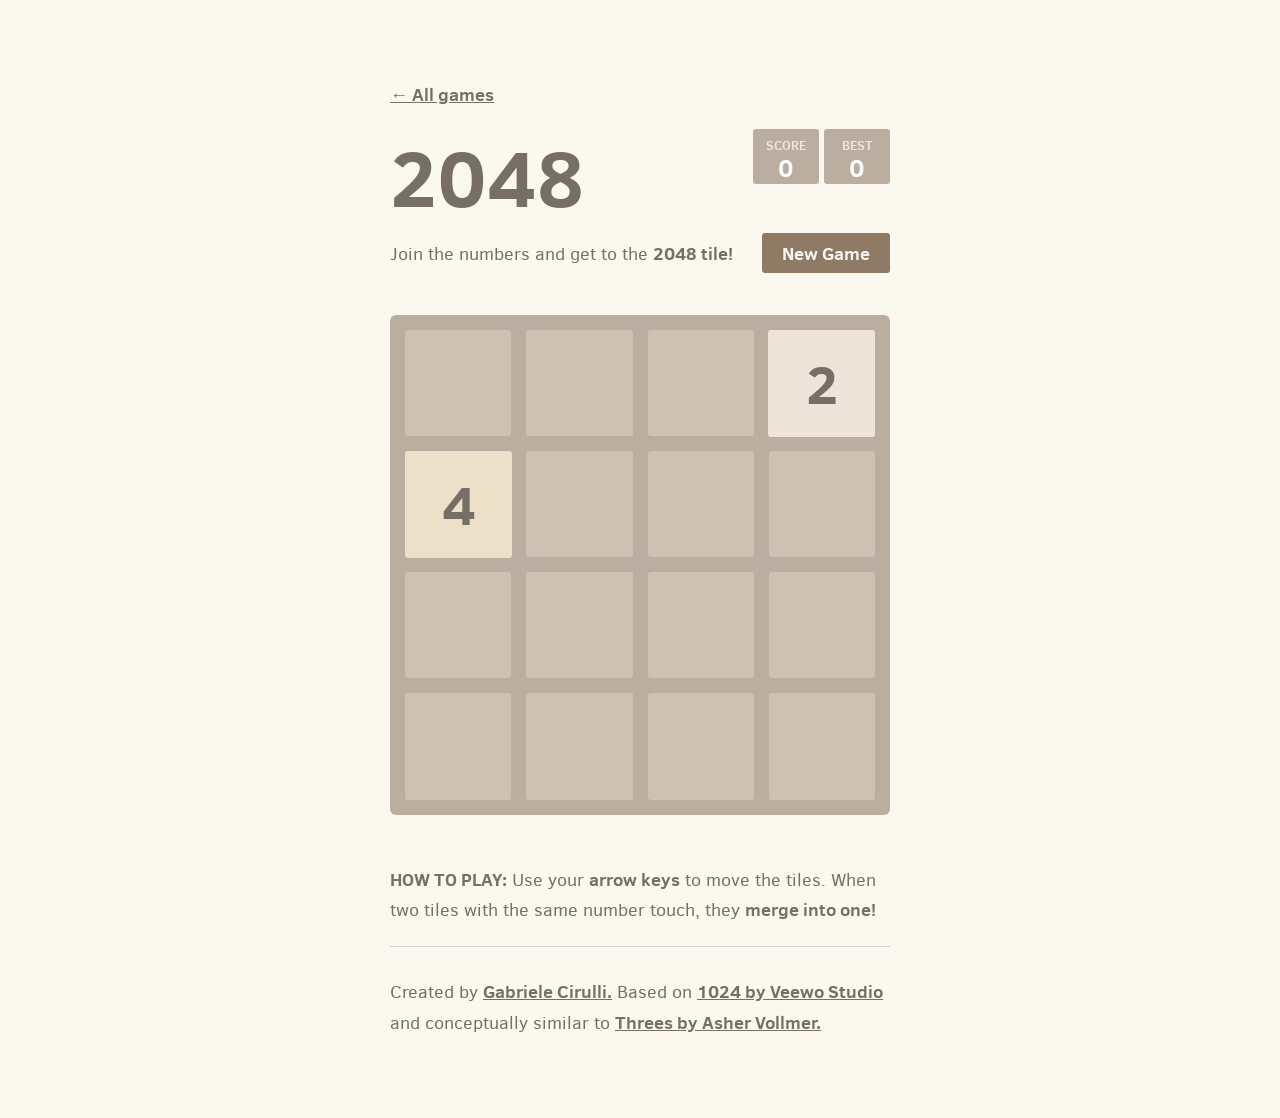
<file: public/games/2048/index.html>
<!DOCTYPE html>
<html lang="en">
<head>
  <meta charset="utf-8">
  <title>2048</title>

  <link href="style/main.css" rel="stylesheet" type="text/css">
  <link rel="shortcut icon" href="favicon.ico">
  <link rel="apple-touch-icon" href="meta/apple-touch-icon.png">
  <link rel="apple-touch-startup-image" href="meta/apple-touch-startup-image-640x1096.png" media="(device-width: 320px) and (device-height: 568px) and (-webkit-device-pixel-ratio: 2)"> <!-- iPhone 5+ -->
  <link rel="apple-touch-startup-image" href="meta/apple-touch-startup-image-640x920.png"  media="(device-width: 320px) and (device-height: 480px) and (-webkit-device-pixel-ratio: 2)"> <!-- iPhone, retina -->
  <meta name="apple-mobile-web-app-capable" content="yes">
  <meta name="apple-mobile-web-app-status-bar-style" content="black">

  <meta name="HandheldFriendly" content="True">
  <meta name="MobileOptimized" content="320">
  <meta name="viewport" content="width=device-width, target-densitydpi=160dpi, initial-scale=1.0, maximum-scale=1, user-scalable=no, minimal-ui">
</head>
<body>
  <div class="container">
    <p><a href="/games">&larr; All games</a></p>
    <div class="heading">
      <h1 class="title">2048</h1>
      <div class="scores-container">
        <div class="score-container">0</div>
        <div class="best-container">0</div>
      </div>
    </div>

    <div class="above-game">
      <p class="game-intro">Join the numbers and get to the <strong>2048 tile!</strong></p>
      <a class="restart-button">New Game</a>
    </div>

    <div class="game-container">
      <div class="game-message">
        <p></p>
        <div class="lower">
	        <a class="keep-playing-button">Keep going</a>
          <a class="retry-button">Try again</a>
        </div>
      </div>

      <div class="grid-container">
        <div class="grid-row">
          <div class="grid-cell"></div>
          <div class="grid-cell"></div>
          <div class="grid-cell"></div>
          <div class="grid-cell"></div>
        </div>
        <div class="grid-row">
          <div class="grid-cell"></div>
          <div class="grid-cell"></div>
          <div class="grid-cell"></div>
          <div class="grid-cell"></div>
        </div>
        <div class="grid-row">
          <div class="grid-cell"></div>
          <div class="grid-cell"></div>
          <div class="grid-cell"></div>
          <div class="grid-cell"></div>
        </div>
        <div class="grid-row">
          <div class="grid-cell"></div>
          <div class="grid-cell"></div>
          <div class="grid-cell"></div>
          <div class="grid-cell"></div>
        </div>
      </div>

      <div class="tile-container">

      </div>
    </div>

    <p class="game-explanation">
      <strong class="important">How to play:</strong> Use your <strong>arrow keys</strong> to move the tiles. When two tiles with the same number touch, they <strong>merge into one!</strong>
    </p>
    <hr>
    <p>
    Created by <a href="http://gabrielecirulli.com" target="_blank">Gabriele Cirulli.</a> Based on <a href="https://itunes.apple.com/us/app/1024!/id823499224" target="_blank">1024 by Veewo Studio</a> and conceptually similar to <a href="http://asherv.com/threes/" target="_blank">Threes by Asher Vollmer.</a>
    </p>
  </div>

  <script src="js/bind_polyfill.js"></script>
  <script src="js/classlist_polyfill.js"></script>
  <script src="js/animframe_polyfill.js"></script>
  <script src="js/keyboard_input_manager.js"></script>
  <script src="js/html_actuator.js"></script>
  <script src="js/grid.js"></script>
  <script src="js/tile.js"></script>
  <script src="js/local_storage_manager.js"></script>
  <script src="js/game_manager.js"></script>
  <script src="js/application.js"></script>
</body>
</html>
</file>
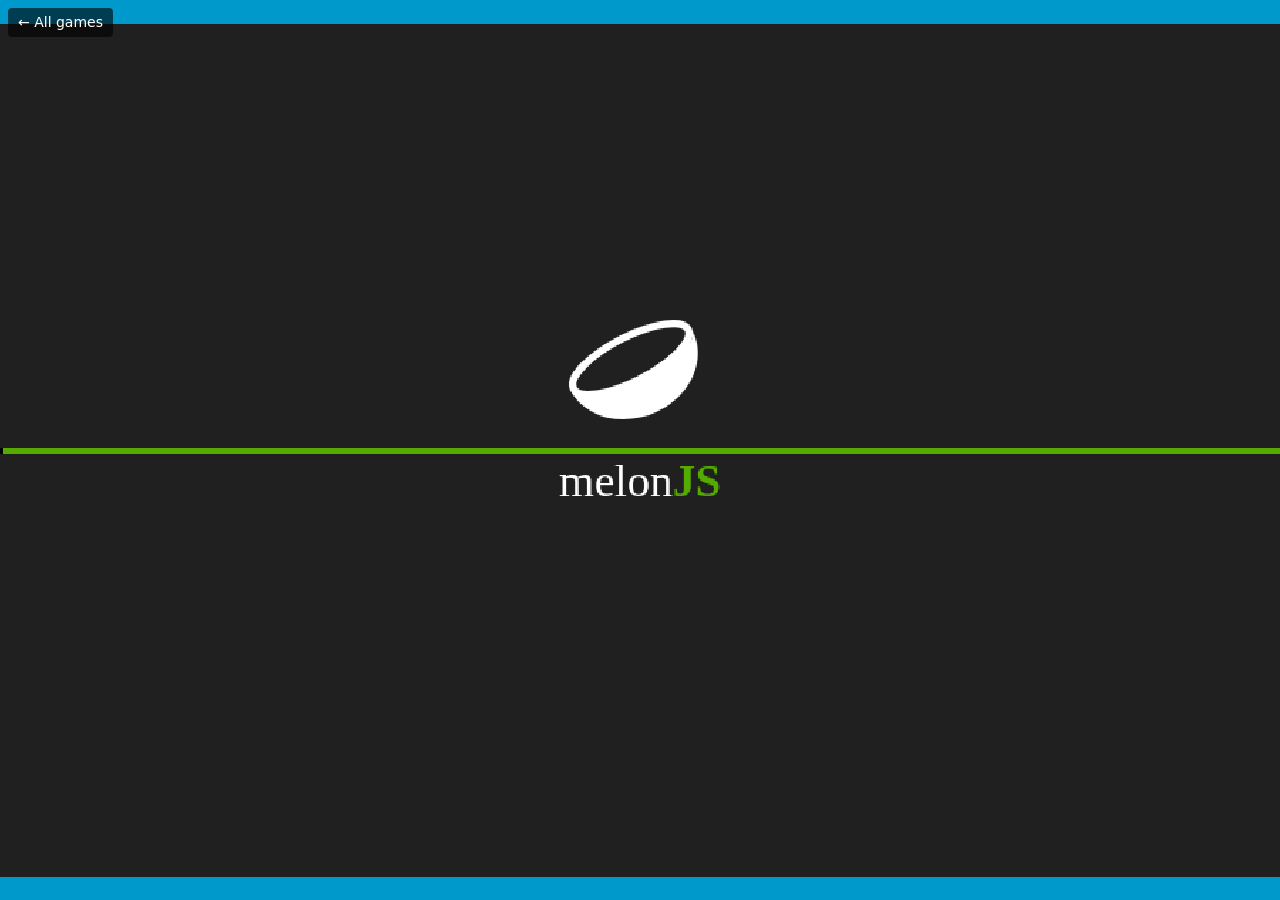
<file: public/games/clumsy-bird/index.html>
<!DOCTYPE HTML>
<html lang="en">
    <head>
        <meta charset="UTF-8" />
        <title>Clumsy Bird</title>
        <link rel="apple-touch-icon-precomposed" href="data/img/touch-icon-iphone.png"/>
        <link rel="apple-touch-icon-precomposed" sizes="120x120" href="data/img/touch-icon-iphone-retina.png"/>
        <link rel="shortcut icon" href="data/img/favicon.ico">
        <link rel="stylesheet" type="text/css" media="screen" href="index.css">
        <meta id="viewport" name="viewport" content="width=device-width, initial-scale=1, maximum-scale=1, user-scalable=no">
        <meta name="apple-mobile-web-app-capable" content="yes">
        <meta name="apple-mobile-web-app-status-bar-style" content="black">
        <meta name="apple-mobile-web-app-title" content="Clumsy Bird">
        <!-- Clumsy Bird by Ellison Leão, GPL-3.0 (LICENSE.md). Source: https://github.com/ellisonleao/clumsy-bird -->
    </head>

    <body>
        <a class="back" href="/games">&larr; All games</a>
        <!-- Canvas placeholder -->
        <div id="screen"></div>

        <!-- melonJS Library -->
        <script type="text/javascript" src="js/melonJS-min.js" ></script>
        <script type="text/javascript" src="build/clumsy-min.js" ></script>
        <script type="text/javascript" src="start.js" ></script>
    </body>
</html>
</file>
<file: public/games/2048/style/main.css>
@import url(fonts/clear-sans.css);
html, body {
  margin: 0;
  padding: 0;
  background: #faf8ef;
  color: #776e65;
  font-family: "Clear Sans", "Helvetica Neue", Arial, sans-serif;
  font-size: 18px; }

body {
  margin: 80px 0; }

.heading:after {
  content: "";
  display: block;
  clear: both; }

h1.title {
  font-size: 80px;
  font-weight: bold;
  margin: 0;
  display: block;
  float: left; }

@-webkit-keyframes move-up {
  0% {
    top: 25px;
    opacity: 1; }

  100% {
    top: -50px;
    opacity: 0; } }
@-moz-keyframes move-up {
  0% {
    top: 25px;
    opacity: 1; }

  100% {
    top: -50px;
    opacity: 0; } }
@keyframes move-up {
  0% {
    top: 25px;
    opacity: 1; }

  100% {
    top: -50px;
    opacity: 0; } }
.scores-container {
  float: right;
  text-align: right; }

.score-container, .best-container {
  position: relative;
  display: inline-block;
  background: #bbada0;
  padding: 15px 25px;
  font-size: 25px;
  height: 25px;
  line-height: 47px;
  font-weight: bold;
  border-radius: 3px;
  color: white;
  margin-top: 8px;
  text-align: center; }
  .score-container:after, .best-container:after {
    position: absolute;
    width: 100%;
    top: 10px;
    left: 0;
    text-transform: uppercase;
    font-size: 13px;
    line-height: 13px;
    text-align: center;
    color: #eee4da; }
  .score-container .score-addition, .best-container .score-addition {
    position: absolute;
    right: 30px;
    color: red;
    font-size: 25px;
    line-height: 25px;
    font-weight: bold;
    color: rgba(119, 110, 101, 0.9);
    z-index: 100;
    -webkit-animation: move-up 600ms ease-in;
    -moz-animation: move-up 600ms ease-in;
    animation: move-up 600ms ease-in;
    -webkit-animation-fill-mode: both;
    -moz-animation-fill-mode: both;
    animation-fill-mode: both; }

.score-container:after {
  content: "Score"; }

.best-container:after {
  content: "Best"; }

p {
  margin-top: 0;
  margin-bottom: 10px;
  line-height: 1.65; }

a {
  color: #776e65;
  font-weight: bold;
  text-decoration: underline;
  cursor: pointer; }

strong.important {
  text-transform: uppercase; }

hr {
  border: none;
  border-bottom: 1px solid #d8d4d0;
  margin-top: 20px;
  margin-bottom: 30px; }

.container {
  width: 500px;
  margin: 0 auto; }

@-webkit-keyframes fade-in {
  0% {
    opacity: 0; }

  100% {
    opacity: 1; } }
@-moz-keyframes fade-in {
  0% {
    opacity: 0; }

  100% {
    opacity: 1; } }
@keyframes fade-in {
  0% {
    opacity: 0; }

  100% {
    opacity: 1; } }
.game-container {
  margin-top: 40px;
  position: relative;
  padding: 15px;
  cursor: default;
  -webkit-touch-callout: none;
  -ms-touch-callout: none;
  -webkit-user-select: none;
  -moz-user-select: none;
  -ms-user-select: none;
  -ms-touch-action: none;
  touch-action: none;
  background: #bbada0;
  border-radius: 6px;
  width: 500px;
  height: 500px;
  -webkit-box-sizing: border-box;
  -moz-box-sizing: border-box;
  box-sizing: border-box; }
  .game-container .game-message {
    display: none;
    position: absolute;
    top: 0;
    right: 0;
    bottom: 0;
    left: 0;
    background: rgba(238, 228, 218, 0.5);
    z-index: 100;
    text-align: center;
    -webkit-animation: fade-in 800ms ease 1200ms;
    -moz-animation: fade-in 800ms ease 1200ms;
    animation: fade-in 800ms ease 1200ms;
    -webkit-animation-fill-mode: both;
    -moz-animation-fill-mode: both;
    animation-fill-mode: both; }
    .game-container .game-message p {
      font-size: 60px;
      font-weight: bold;
      height: 60px;
      line-height: 60px;
      margin-top: 222px; }
    .game-container .game-message .lower {
      display: block;
      margin-top: 59px; }
    .game-container .game-message a {
      display: inline-block;
      background: #8f7a66;
      border-radius: 3px;
      padding: 0 20px;
      text-decoration: none;
      color: #f9f6f2;
      height: 40px;
      line-height: 42px;
      margin-left: 9px; }
      .game-container .game-message a.keep-playing-button {
        display: none; }
    .game-container .game-message.game-won {
      background: rgba(237, 194, 46, 0.5);
      color: #f9f6f2; }
      .game-container .game-message.game-won a.keep-playing-button {
        display: inline-block; }
    .game-container .game-message.game-won, .game-container .game-message.game-over {
      display: block; }

.grid-container {
  position: absolute;
  z-index: 1; }

.grid-row {
  margin-bottom: 15px; }
  .grid-row:last-child {
    margin-bottom: 0; }
  .grid-row:after {
    content: "";
    display: block;
    clear: both; }

.grid-cell {
  width: 106.25px;
  height: 106.25px;
  margin-right: 15px;
  float: left;
  border-radius: 3px;
  background: rgba(238, 228, 218, 0.35); }
  .grid-cell:last-child {
    margin-right: 0; }

.tile-container {
  position: absolute;
  z-index: 2; }

.tile, .tile .tile-inner {
  width: 107px;
  height: 107px;
  line-height: 107px; }
.tile.tile-position-1-1 {
  -webkit-transform: translate(0px, 0px);
  -moz-transform: translate(0px, 0px);
  -ms-transform: translate(0px, 0px);
  transform: translate(0px, 0px); }
.tile.tile-position-1-2 {
  -webkit-transform: translate(0px, 121px);
  -moz-transform: translate(0px, 121px);
  -ms-transform: translate(0px, 121px);
  transform: translate(0px, 121px); }
.tile.tile-position-1-3 {
  -webkit-transform: translate(0px, 242px);
  -moz-transform: translate(0px, 242px);
  -ms-transform: translate(0px, 242px);
  transform: translate(0px, 242px); }
.tile.tile-position-1-4 {
  -webkit-transform: translate(0px, 363px);
  -moz-transform: translate(0px, 363px);
  -ms-transform: translate(0px, 363px);
  transform: translate(0px, 363px); }
.tile.tile-position-2-1 {
  -webkit-transform: translate(121px, 0px);
  -moz-transform: translate(121px, 0px);
  -ms-transform: translate(121px, 0px);
  transform: translate(121px, 0px); }
.tile.tile-position-2-2 {
  -webkit-transform: translate(121px, 121px);
  -moz-transform: translate(121px, 121px);
  -ms-transform: translate(121px, 121px);
  transform: translate(121px, 121px); }
.tile.tile-position-2-3 {
  -webkit-transform: translate(121px, 242px);
  -moz-transform: translate(121px, 242px);
  -ms-transform: translate(121px, 242px);
  transform: translate(121px, 242px); }
.tile.tile-position-2-4 {
  -webkit-transform: translate(121px, 363px);
  -moz-transform: translate(121px, 363px);
  -ms-transform: translate(121px, 363px);
  transform: translate(121px, 363px); }
.tile.tile-position-3-1 {
  -webkit-transform: translate(242px, 0px);
  -moz-transform: translate(242px, 0px);
  -ms-transform: translate(242px, 0px);
  transform: translate(242px, 0px); }
.tile.tile-position-3-2 {
  -webkit-transform: translate(242px, 121px);
  -moz-transform: translate(242px, 121px);
  -ms-transform: translate(242px, 121px);
  transform: translate(242px, 121px); }
.tile.tile-position-3-3 {
  -webkit-transform: translate(242px, 242px);
  -moz-transform: translate(242px, 242px);
  -ms-transform: translate(242px, 242px);
  transform: translate(242px, 242px); }
.tile.tile-position-3-4 {
  -webkit-transform: translate(242px, 363px);
  -moz-transform: translate(242px, 363px);
  -ms-transform: translate(242px, 363px);
  transform: translate(242px, 363px); }
.tile.tile-position-4-1 {
  -webkit-transform: translate(363px, 0px);
  -moz-transform: translate(363px, 0px);
  -ms-transform: translate(363px, 0px);
  transform: translate(363px, 0px); }
.tile.tile-position-4-2 {
  -webkit-transform: translate(363px, 121px);
  -moz-transform: translate(363px, 121px);
  -ms-transform: translate(363px, 121px);
  transform: translate(363px, 121px); }
.tile.tile-position-4-3 {
  -webkit-transform: translate(363px, 242px);
  -moz-transform: translate(363px, 242px);
  -ms-transform: translate(363px, 242px);
  transform: translate(363px, 242px); }
.tile.tile-position-4-4 {
  -webkit-transform: translate(363px, 363px);
  -moz-transform: translate(363px, 363px);
  -ms-transform: translate(363px, 363px);
  transform: translate(363px, 363px); }

.tile {
  position: absolute;
  -webkit-transition: 100ms ease-in-out;
  -moz-transition: 100ms ease-in-out;
  transition: 100ms ease-in-out;
  -webkit-transition-property: -webkit-transform;
  -moz-transition-property: -moz-transform;
  transition-property: transform; }
  .tile .tile-inner {
    border-radius: 3px;
    background: #eee4da;
    text-align: center;
    font-weight: bold;
    z-index: 10;
    font-size: 55px; }
  .tile.tile-2 .tile-inner {
    background: #eee4da;
    box-shadow: 0 0 30px 10px rgba(243, 215, 116, 0), inset 0 0 0 1px rgba(255, 255, 255, 0); }
  .tile.tile-4 .tile-inner {
    background: #ede0c8;
    box-shadow: 0 0 30px 10px rgba(243, 215, 116, 0), inset 0 0 0 1px rgba(255, 255, 255, 0); }
  .tile.tile-8 .tile-inner {
    color: #f9f6f2;
    background: #f2b179; }
  .tile.tile-16 .tile-inner {
    color: #f9f6f2;
    background: #f59563; }
  .tile.tile-32 .tile-inner {
    color: #f9f6f2;
    background: #f67c5f; }
  .tile.tile-64 .tile-inner {
    color: #f9f6f2;
    background: #f65e3b; }
  .tile.tile-128 .tile-inner {
    color: #f9f6f2;
    background: #edcf72;
    box-shadow: 0 0 30px 10px rgba(243, 215, 116, 0.2381), inset 0 0 0 1px rgba(255, 255, 255, 0.14286);
    font-size: 45px; }
    @media screen and (max-width: 520px) {
      .tile.tile-128 .tile-inner {
        font-size: 25px; } }
  .tile.tile-256 .tile-inner {
    color: #f9f6f2;
    background: #edcc61;
    box-shadow: 0 0 30px 10px rgba(243, 215, 116, 0.31746), inset 0 0 0 1px rgba(255, 255, 255, 0.19048);
    font-size: 45px; }
    @media screen and (max-width: 520px) {
      .tile.tile-256 .tile-inner {
        font-size: 25px; } }
  .tile.tile-512 .tile-inner {
    color: #f9f6f2;
    background: #edc850;
    box-shadow: 0 0 30px 10px rgba(243, 215, 116, 0.39683), inset 0 0 0 1px rgba(255, 255, 255, 0.2381);
    font-size: 45px; }
    @media screen and (max-width: 520px) {
      .tile.tile-512 .tile-inner {
        font-size: 25px; } }
  .tile.tile-1024 .tile-inner {
    color: #f9f6f2;
    background: #edc53f;
    box-shadow: 0 0 30px 10px rgba(243, 215, 116, 0.47619), inset 0 0 0 1px rgba(255, 255, 255, 0.28571);
    font-size: 35px; }
    @media screen and (max-width: 520px) {
      .tile.tile-1024 .tile-inner {
        font-size: 15px; } }
  .tile.tile-2048 .tile-inner {
    color: #f9f6f2;
    background: #edc22e;
    box-shadow: 0 0 30px 10px rgba(243, 215, 116, 0.55556), inset 0 0 0 1px rgba(255, 255, 255, 0.33333);
    font-size: 35px; }
    @media screen and (max-width: 520px) {
      .tile.tile-2048 .tile-inner {
        font-size: 15px; } }
  .tile.tile-super .tile-inner {
    color: #f9f6f2;
    background: #3c3a32;
    font-size: 30px; }
    @media screen and (max-width: 520px) {
      .tile.tile-super .tile-inner {
        font-size: 10px; } }

@-webkit-keyframes appear {
  0% {
    opacity: 0;
    -webkit-transform: scale(0);
    -moz-transform: scale(0);
    -ms-transform: scale(0);
    transform: scale(0); }

  100% {
    opacity: 1;
    -webkit-transform: scale(1);
    -moz-transform: scale(1);
    -ms-transform: scale(1);
    transform: scale(1); } }
@-moz-keyframes appear {
  0% {
    opacity: 0;
    -webkit-transform: scale(0);
    -moz-transform: scale(0);
    -ms-transform: scale(0);
    transform: scale(0); }

  100% {
    opacity: 1;
    -webkit-transform: scale(1);
    -moz-transform: scale(1);
    -ms-transform: scale(1);
    transform: scale(1); } }
@keyframes appear {
  0% {
    opacity: 0;
    -webkit-transform: scale(0);
    -moz-transform: scale(0);
    -ms-transform: scale(0);
    transform: scale(0); }

  100% {
    opacity: 1;
    -webkit-transform: scale(1);
    -moz-transform: scale(1);
    -ms-transform: scale(1);
    transform: scale(1); } }
.tile-new .tile-inner {
  -webkit-animation: appear 200ms ease 100ms;
  -moz-animation: appear 200ms ease 100ms;
  animation: appear 200ms ease 100ms;
  -webkit-animation-fill-mode: backwards;
  -moz-animation-fill-mode: backwards;
  animation-fill-mode: backwards; }

@-webkit-keyframes pop {
  0% {
    -webkit-transform: scale(0);
    -moz-transform: scale(0);
    -ms-transform: scale(0);
    transform: scale(0); }

  50% {
    -webkit-transform: scale(1.2);
    -moz-transform: scale(1.2);
    -ms-transform: scale(1.2);
    transform: scale(1.2); }

  100% {
    -webkit-transform: scale(1);
    -moz-transform: scale(1);
    -ms-transform: scale(1);
    transform: scale(1); } }
@-moz-keyframes pop {
  0% {
    -webkit-transform: scale(0);
    -moz-transform: scale(0);
    -ms-transform: scale(0);
    transform: scale(0); }

  50% {
    -webkit-transform: scale(1.2);
    -moz-transform: scale(1.2);
    -ms-transform: scale(1.2);
    transform: scale(1.2); }

  100% {
    -webkit-transform: scale(1);
    -moz-transform: scale(1);
    -ms-transform: scale(1);
    transform: scale(1); } }
@keyframes pop {
  0% {
    -webkit-transform: scale(0);
    -moz-transform: scale(0);
    -ms-transform: scale(0);
    transform: scale(0); }

  50% {
    -webkit-transform: scale(1.2);
    -moz-transform: scale(1.2);
    -ms-transform: scale(1.2);
    transform: scale(1.2); }

  100% {
    -webkit-transform: scale(1);
    -moz-transform: scale(1);
    -ms-transform: scale(1);
    transform: scale(1); } }
.tile-merged .tile-inner {
  z-index: 20;
  -webkit-animation: pop 200ms ease 100ms;
  -moz-animation: pop 200ms ease 100ms;
  animation: pop 200ms ease 100ms;
  -webkit-animation-fill-mode: backwards;
  -moz-animation-fill-mode: backwards;
  animation-fill-mode: backwards; }

.above-game:after {
  content: "";
  display: block;
  clear: both; }

.game-intro {
  float: left;
  line-height: 42px;
  margin-bottom: 0; }

.restart-button {
  display: inline-block;
  background: #8f7a66;
  border-radius: 3px;
  padding: 0 20px;
  text-decoration: none;
  color: #f9f6f2;
  height: 40px;
  line-height: 42px;
  display: block;
  text-align: center;
  float: right; }

.game-explanation {
  margin-top: 50px; }

@media screen and (max-width: 520px) {
  html, body {
    font-size: 15px; }

  body {
    margin: 20px 0;
    padding: 0 20px; }

  h1.title {
    font-size: 27px;
    margin-top: 15px; }

  .container {
    width: 280px;
    margin: 0 auto; }

  .score-container, .best-container {
    margin-top: 0;
    padding: 15px 10px;
    min-width: 40px; }

  .heading {
    margin-bottom: 10px; }

  .game-intro {
    width: 55%;
    display: block;
    box-sizing: border-box;
    line-height: 1.65; }

  .restart-button {
    width: 42%;
    padding: 0;
    display: block;
    box-sizing: border-box;
    margin-top: 2px; }

  .game-container {
    margin-top: 17px;
    position: relative;
    padding: 10px;
    cursor: default;
    -webkit-touch-callout: none;
    -ms-touch-callout: none;
    -webkit-user-select: none;
    -moz-user-select: none;
    -ms-user-select: none;
    -ms-touch-action: none;
    touch-action: none;
    background: #bbada0;
    border-radius: 6px;
    width: 280px;
    height: 280px;
    -webkit-box-sizing: border-box;
    -moz-box-sizing: border-box;
    box-sizing: border-box; }
    .game-container .game-message {
      display: none;
      position: absolute;
      top: 0;
      right: 0;
      bottom: 0;
      left: 0;
      background: rgba(238, 228, 218, 0.5);
      z-index: 100;
      text-align: center;
      -webkit-animation: fade-in 800ms ease 1200ms;
      -moz-animation: fade-in 800ms ease 1200ms;
      animation: fade-in 800ms ease 1200ms;
      -webkit-animation-fill-mode: both;
      -moz-animation-fill-mode: both;
      animation-fill-mode: both; }
      .game-container .game-message p {
        font-size: 60px;
        font-weight: bold;
        height: 60px;
        line-height: 60px;
        margin-top: 222px; }
      .game-container .game-message .lower {
        display: block;
        margin-top: 59px; }
      .game-container .game-message a {
        display: inline-block;
        background: #8f7a66;
        border-radius: 3px;
        padding: 0 20px;
        text-decoration: none;
        color: #f9f6f2;
        height: 40px;
        line-height: 42px;
        margin-left: 9px; }
        .game-container .game-message a.keep-playing-button {
          display: none; }
      .game-container .game-message.game-won {
        background: rgba(237, 194, 46, 0.5);
        color: #f9f6f2; }
        .game-container .game-message.game-won a.keep-playing-button {
          display: inline-block; }
      .game-container .game-message.game-won, .game-container .game-message.game-over {
        display: block; }

  .grid-container {
    position: absolute;
    z-index: 1; }

  .grid-row {
    margin-bottom: 10px; }
    .grid-row:last-child {
      margin-bottom: 0; }
    .grid-row:after {
      content: "";
      display: block;
      clear: both; }

  .grid-cell {
    width: 57.5px;
    height: 57.5px;
    margin-right: 10px;
    float: left;
    border-radius: 3px;
    background: rgba(238, 228, 218, 0.35); }
    .grid-cell:last-child {
      margin-right: 0; }

  .tile-container {
    position: absolute;
    z-index: 2; }

  .tile, .tile .tile-inner {
    width: 58px;
    height: 58px;
    line-height: 58px; }
  .tile.tile-position-1-1 {
    -webkit-transform: translate(0px, 0px);
    -moz-transform: translate(0px, 0px);
    -ms-transform: translate(0px, 0px);
    transform: translate(0px, 0px); }
  .tile.tile-position-1-2 {
    -webkit-transform: translate(0px, 67px);
    -moz-transform: translate(0px, 67px);
    -ms-transform: translate(0px, 67px);
    transform: translate(0px, 67px); }
  .tile.tile-position-1-3 {
    -webkit-transform: translate(0px, 135px);
    -moz-transform: translate(0px, 135px);
    -ms-transform: translate(0px, 135px);
    transform: translate(0px, 135px); }
  .tile.tile-position-1-4 {
    -webkit-transform: translate(0px, 202px);
    -moz-transform: translate(0px, 202px);
    -ms-transform: translate(0px, 202px);
    transform: translate(0px, 202px); }
  .tile.tile-position-2-1 {
    -webkit-transform: translate(67px, 0px);
    -moz-transform: translate(67px, 0px);
    -ms-transform: translate(67px, 0px);
    transform: translate(67px, 0px); }
  .tile.tile-position-2-2 {
    -webkit-transform: translate(67px, 67px);
    -moz-transform: translate(67px, 67px);
    -ms-transform: translate(67px, 67px);
    transform: translate(67px, 67px); }
  .tile.tile-position-2-3 {
    -webkit-transform: translate(67px, 135px);
    -moz-transform: translate(67px, 135px);
    -ms-transform: translate(67px, 135px);
    transform: translate(67px, 135px); }
  .tile.tile-position-2-4 {
    -webkit-transform: translate(67px, 202px);
    -moz-transform: translate(67px, 202px);
    -ms-transform: translate(67px, 202px);
    transform: translate(67px, 202px); }
  .tile.tile-position-3-1 {
    -webkit-transform: translate(135px, 0px);
    -moz-transform: translate(135px, 0px);
    -ms-transform: translate(135px, 0px);
    transform: translate(135px, 0px); }
  .tile.tile-position-3-2 {
    -webkit-transform: translate(135px, 67px);
    -moz-transform: translate(135px, 67px);
    -ms-transform: translate(135px, 67px);
    transform: translate(135px, 67px); }
  .tile.tile-position-3-3 {
    -webkit-transform: translate(135px, 135px);
    -moz-transform: translate(135px, 135px);
    -ms-transform: translate(135px, 135px);
    transform: translate(135px, 135px); }
  .tile.tile-position-3-4 {
    -webkit-transform: translate(135px, 202px);
    -moz-transform: translate(135px, 202px);
    -ms-transform: translate(135px, 202px);
    transform: translate(135px, 202px); }
  .tile.tile-position-4-1 {
    -webkit-transform: translate(202px, 0px);
    -moz-transform: translate(202px, 0px);
    -ms-transform: translate(202px, 0px);
    transform: translate(202px, 0px); }
  .tile.tile-position-4-2 {
    -webkit-transform: translate(202px, 67px);
    -moz-transform: translate(202px, 67px);
    -ms-transform: translate(202px, 67px);
    transform: translate(202px, 67px); }
  .tile.tile-position-4-3 {
    -webkit-transform: translate(202px, 135px);
    -moz-transform: translate(202px, 135px);
    -ms-transform: translate(202px, 135px);
    transform: translate(202px, 135px); }
  .tile.tile-position-4-4 {
    -webkit-transform: translate(202px, 202px);
    -moz-transform: translate(202px, 202px);
    -ms-transform: translate(202px, 202px);
    transform: translate(202px, 202px); }

  .tile .tile-inner {
    font-size: 35px; }

  .game-message p {
    font-size: 30px !important;
    height: 30px !important;
    line-height: 30px !important;
    margin-top: 90px !important; }
  .game-message .lower {
    margin-top: 30px !important; } }
</file>
<file: public/games/clumsy-bird/index.css>
body {
  background-color: #0099cc;
  color: #fff;

  /* Allow mouse dragging. */
  -moz-user-select: none;
  -ms-user-select: none;
  -o-user-select: none;
  -webkit-user-select: none;
  user-select: none;

  /* disable touch panning/zooming */
  -ms-touch-action: none;
  touch-action: none;

  /* Allow canvas to hit the edges of the browser viewport. */
  margin: 0;
}

#screen canvas {
  margin: auto;
  /* Hide the gap for font descenders. */
  display: block;

  /* disable scaling interpolation */
  image-rendering: optimizeSpeed;
  image-rendering: -moz-crisp-edges;
  image-rendering: -o-crisp-edges;
  image-rendering: -webkit-optimize-contrast;
  image-rendering: optimize-contrast;
  -ms-interpolation-mode: nearest-neighbor;
}

#share {
  margin: 10px auto;
  text-align: center;
}

#share .fb-share-button iframe {
  margin-top: -4px;
}

@font-face {
  font-family: 'gamefont';
  src: url('data/css/gamefont.eot');
  src: url('data/css/gamefont.eot?#iefix') format('embedded-opentype'),
     url('data/css/gamefont.woff') format('woff'),
     url('data/css/gamefont.ttf') format('truetype'),
     url('data/css/gamefont.svg#gamefont') format('svg');
  font-weight: normal;
  font-style: normal;
}

.google {
  position: absolute;
  left:23%;
}

.back {
  position: fixed; top: 8px; left: 8px; z-index: 1;
  padding: 6px 10px; border-radius: 4px;
  background: #0009; color: #fff; font: 14px/1.2 system-ui, sans-serif; text-decoration: none;
}

/* Phones held upright: centre the wide game instead of leaving it stuck to the top. */
html, body { height: 100%; }
#screen { min-height: 100%; display: flex; align-items: center; }
</file>
